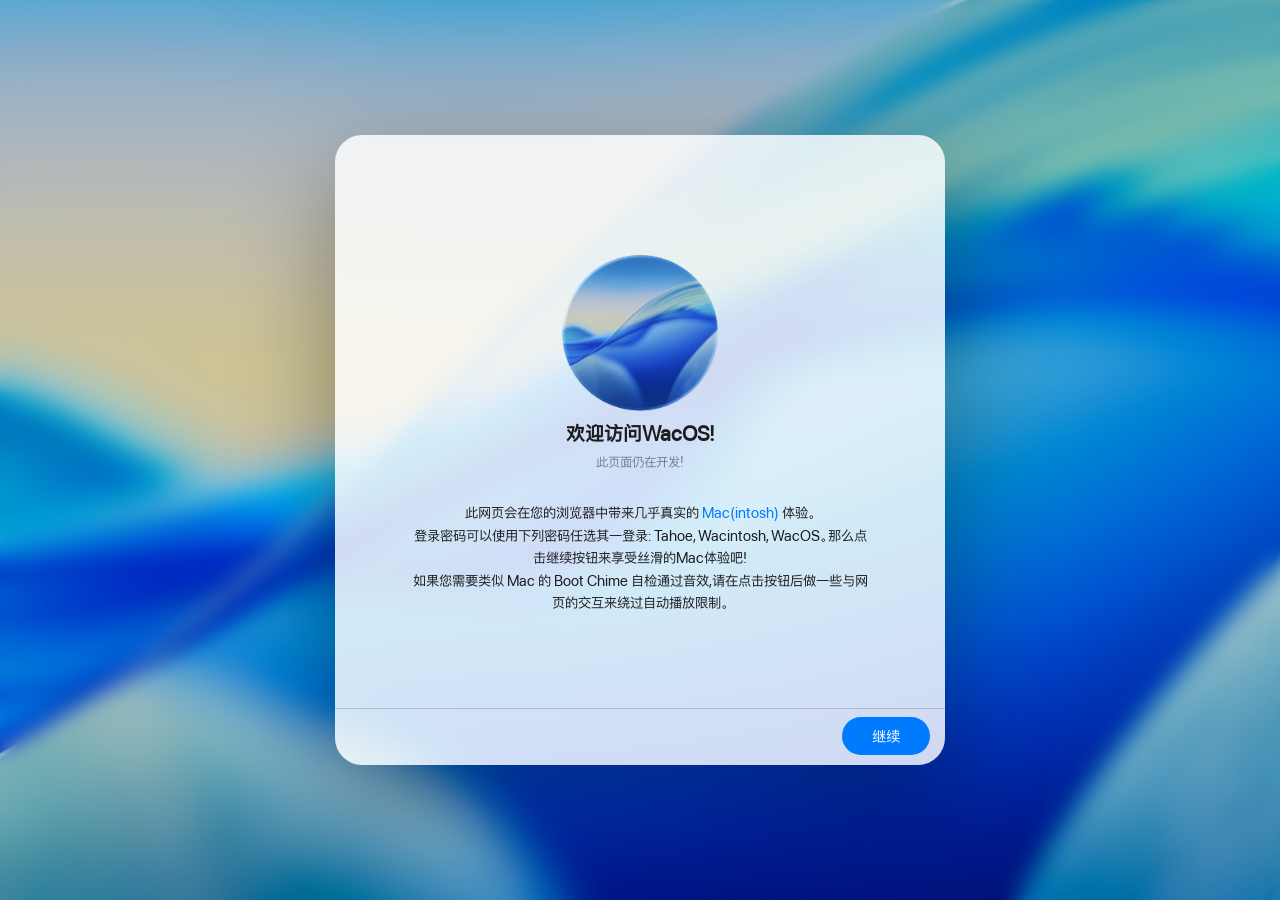
<file: index.html>
<!DOCTYPE html>
<html lang="zh-CN">
<head>
    <meta charset="UTF-8">
    <meta name="viewport" content="width=device-width, initial-scale=1.0">
    <title>欢迎访问 WacOS 26 | Welcome to WacOS 26</title>
    <link rel="stylesheet" href="./assets/style/font.css">
    <link rel="stylesheet" href="./assets/style/oobe.css">
    <!--<link rel="stylesheet" href="./assets/style/cursor.css">-->
</head>
<body>
<div container>
    <div main>
        <img src="./assets/images/Tahoe.png" alt="WacOS Logo" />
        <p title>欢迎访问WacOS!</p>
        <p subtitle>此页面仍在开发!</p>
        <p description>
此网页会在您的浏览器中带来几乎真实的 <a link href="https://apple.com.cn/mac">Mac(intosh)</a> 体验。<br>
登录密码可以使用下列密码任选其一登录: Tahoe, Wacintosh, WacOS。那么点击继续按钮来享受丝滑的Mac体验吧!<br>
如果您需要类似 Mac 的 Boot Chime 自检通过音效,请在点击按钮后做一些与网页的交互来绕过自动播放限制。
        </p>
        <div bottom-content>
            <hr>
            <div inner-content>
                <widget-button onclick="getStarted()">继续</widget-button>
            </div>
        </div>
    </div>
</div>
<script>
function getStarted() {
    setTimeout(function () {
        window.location = 'firmware/index.html';
    }, 50);
}
window.onload = () => {
    document.getElementById('cursor').src = "assets/images/Cursor.svg";
};
</script>
<!--<script src="src/js/cursor.js"></script>-->
</body>
</html>
</file>
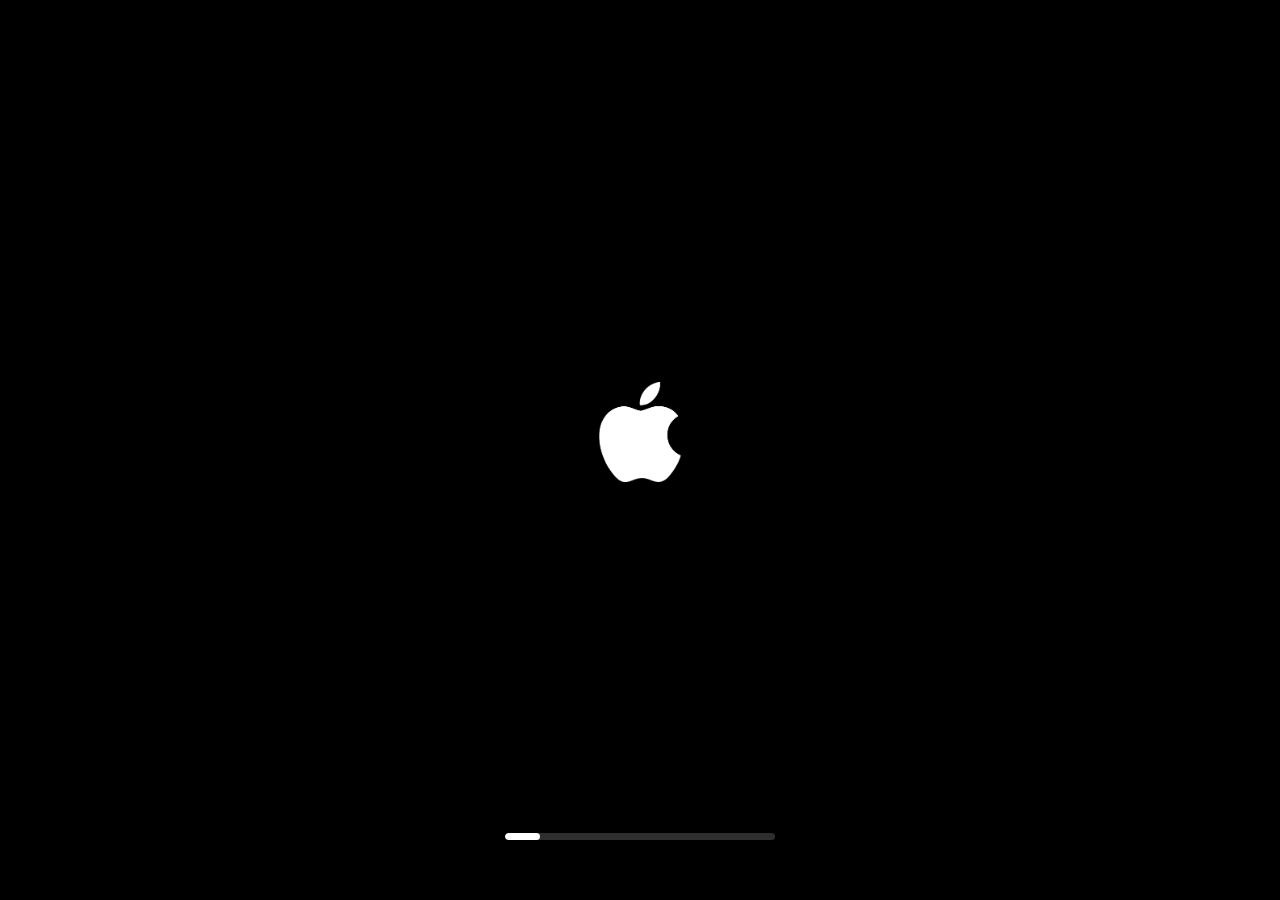
<file: boot/index.html>
<!--
Booting page for WacOS 26
Urls can be like following:
/boot?boot=recovery
/boot?boot=problem
/boot?theme=gray
/boot?theme=black
/boot
-->
<!DOCTYPE html>
<html lang="zh-CN">
<head>
    <meta charset="UTF-8">
    <meta name="viewport" content="width=device-width, initial-scale=1.0">
    <title>WacOS 26</title>
    <link rel="stylesheet" href="../assets/style/boot.css" />
    <link rel="stylesheet" href="../assets/style/font.css" />
</head>
<body>
    <img logo src="../assets/images/logo.png" alt="WacOS Logo" />
    <div frame>
        <div processframe>
            <div process></div>
        </div>
    </div>
<script>
document.addEventListener('DOMContentLoaded',()=>{
    const urlParams = new URLSearchParams(window.location.search);
    //const theme = urlParams.get('theme');
    const bootMode = urlParams.get('boot');
    const logoEl = document.querySelector('[logo]');
    const processEl = document.querySelector('[process]');
    /*if(theme === "black"){
        document.body.classList.add("theme-black");
        logoEl.src="../assets/images/logo.png";
    }else if(theme === "gray"){
        document.body.classList.add("theme-gray");
        logoEl.src="../assets/images/logo-grey.png";
    }else{
        document.body.classList.add("theme-gray");
        logoEl.src="../assets/images/logo-grey.png";
    }*/
    let p = 0;
    let paused = false;
    const timer = setInterval(()=>{
        // 在40%位置暂停10秒
        if(p >= 40 && !paused){
            paused = true;
            clearInterval(timer);
            setTimeout(()=>{
                //10秒后恢复进度
                const resumeTimer = setInterval(()=>{
                    p += Math.random() * 0.85;
                    if(p >= 100){
                        p = 100;
                        clearInterval(resumeTimer);
                        setTimeout(()=>{
                            window.location = "../logon/index.html";
                        },700);
                    }
                    processEl.style.width = p + "%";
                },45);
            },10000);
            return;
        }

        p += Math.random() * 0.85;
        if(p >= 100){
            p = 100;
            clearInterval(timer);
            setTimeout(()=>{
                window.location = "../logon/index.html";
            },700);
        }
        processEl.style.width = p + "%";
    },45);

    if(bootMode === "recovery"){
        console.log("进入恢复模式");
    }else if(bootMode === "problem"){
        console.log("启动故障页面");
    }
})
</script>
</body>
</html>
</file>
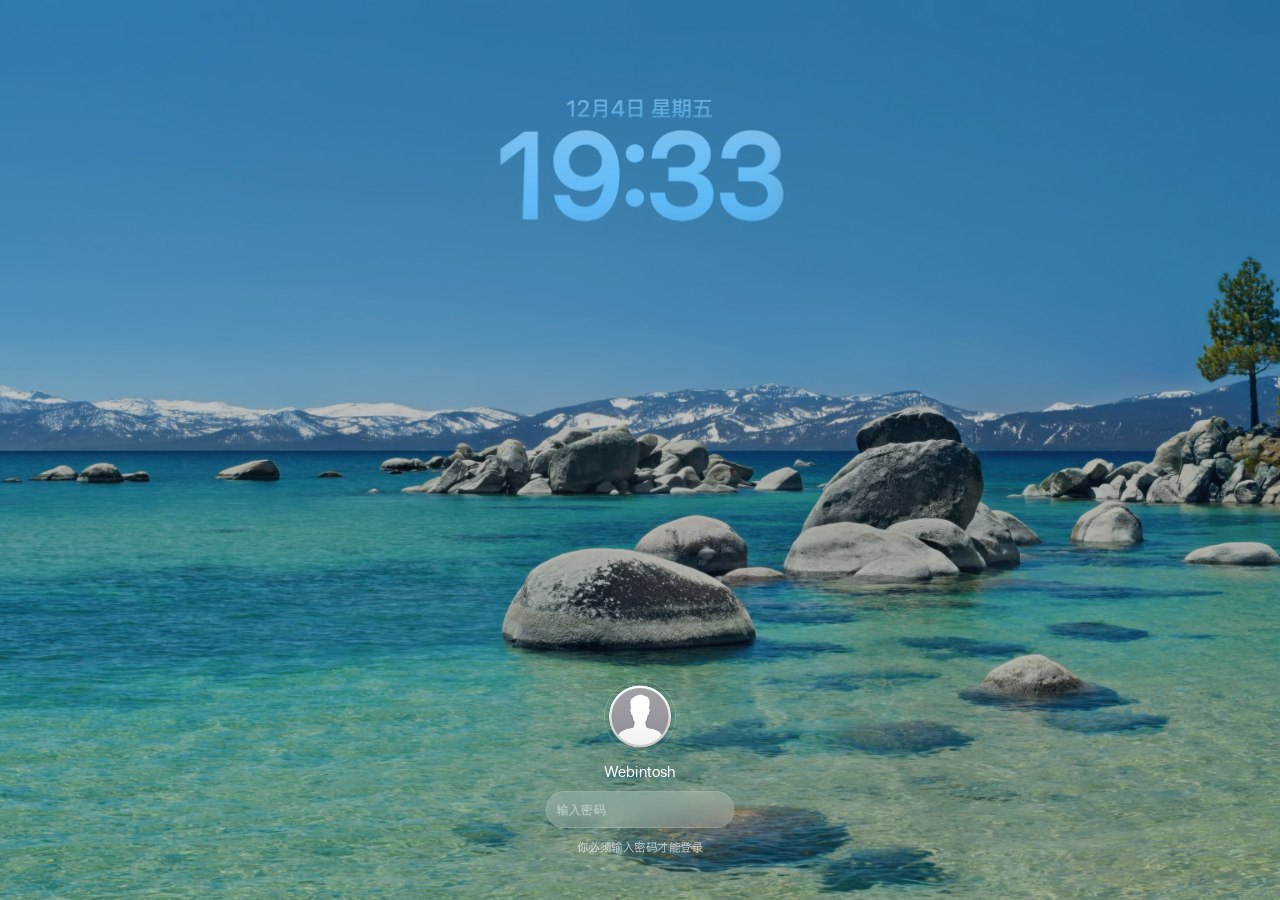
<file: logon/index.html>
<!DOCTYPE html>
<html lang="zh-CN">
<head>
<meta charset="UTF-8">
<meta name="viewport" content="width=device-width, initial-scale=1.0">
<link rel="stylesheet" href="../assets/style/font.css">
<title>macOS Tahoe Login</title>
<style>
*{ margin:0; padding:0; box-sizing:border-box; }

body{
    width:100vw; height:100vh; overflow:hidden;
    background:url("../assets/images/Tahoe-Day.jpg") center/cover no-repeat;
    position:relative; color:#fff;
}
.overlay{ position:absolute; inset:0; background:rgba(0,0,0,0.12); }

.scale-wrapper{
    position:absolute; inset:0;
    transform: scale(0.82);
    transform-origin: center center;
}

.time-container{
    position:absolute; top:2vh; left:50%; transform:translateX(-50%);
    display: flex;
    flex-direction: column;
    align-items: center;
    gap: 4px;
    text-align: center;
}

/* =========================================================
   日期 + 时钟：文字内部毛玻璃
   ========================================================= */
.date-text,
.time-text{
    position: relative;
    display: inline-block;
    -webkit-user-select: none;
    -moz-user-select: none;
    -ms-user-select: none;
    user-select: none;
}

.date-text .text,
.time-text .text{
    color: transparent;
    -webkit-user-select: none;
    user-select: none;
}

.date-text .glass,
.time-text .glass{
    position: absolute;
    inset: 0;
    pointer-events: none;
    background: linear-gradient(180deg,
        rgba(255,255,255,0.42) 0%,
        rgba(255,255,255,0.22) 100%);
    -webkit-backdrop-filter: blur(20px) saturate(1.5) brightness(1.20);
    backdrop-filter: blur(18px) saturate(1.5) brightness(1.20);
    -webkit-mask-repeat: no-repeat; mask-repeat: no-repeat;
    -webkit-mask-size: 100% 100%; mask-size: 100% 100%;
    -webkit-mask-position: 0 0;   mask-position: 0 0;
}

.date-text{
    font-size: 1.8rem;
    font-weight: 400;
    line-height: 1.1;
}

.time-text{
    font-size: 9rem;
    font-weight: 700;
    line-height: 0.9;
}

/* 隐藏的内联 SVG：只用来提供文字形状遮罩 */
.svg-masks{
    position: absolute;
    width: 0;
    height: 0;
    overflow: visible;      /* 不再用 1px + overflow:hidden 裁切遮罩内容 */
    pointer-events: none;
}

/* =========================================================
   下面完全保持原样
   ========================================================= */
.login-panel{
    position:absolute; bottom:-5vh; left:50%; transform:translateX(-50%);
    display:flex; flex-direction:column; align-items:center; gap:12px;
}
.avatar{
    width:88px; height:88px; border-radius:50%;
    background:url("../assets/images/UsersIcon.png") center/cover no-repeat;
    border:1px solid rgba(255,255,255,0.22);
}
.username{ font-size:1.2rem; font-weight:400; }
.pwd-input{
    width:230px; height:45px;
    background:rgba(255,255,255,0.20);
    -webkit-backdrop-filter: blur(15px); backdrop-filter: blur(13px);
    border:1px solid rgba(255,255,255,0.2);
    border-radius:900px; color:#fff; padding:0 12px;
    font-size:0.95rem; outline:none;
}
.pwd-input::placeholder{ color:rgba(255,255,255,0.62); }
.tip-text{ font-size:1rem; color:rgba(255,255,255,0.7); }

@keyframes shake {
    0%,100% { transform: translateX(0); }
    10% { transform: translateX(-16px); }
    20% { transform: translateX(16px); }
    30% { transform: translateX(-10px); }
    40% { transform: translateX(10px); }
    50% { transform: translateX(-6px); }
    60% { transform: translateX(6px); }
    70% { transform: translateX(-3px); }
    80% { transform: translateX(3px); }
    90% { transform: translateX(-1px); }
}
.shake{ animation: shake 0.5s ease; }
</style>
</head>
<body>
<div class="overlay"></div>

<!-- 内联 SVG 遮罩：和页面共享字体，所以会用上 font.css 的字体 -->
<svg class="svg-masks" aria-hidden="true" focusable="false">
  <defs>
    <mask id="date-mask" maskUnits="userSpaceOnUse" maskContentUnits="userSpaceOnUse"
          style="mask-type:luminance">
      <text id="date-mask-text" text-anchor="middle"
            dominant-baseline="central" fill="#fff"></text>
    </mask>
    <mask id="time-mask" maskUnits="userSpaceOnUse" maskContentUnits="userSpaceOnUse"
          style="mask-type:luminance">
      <text id="time-mask-text" text-anchor="middle"
            dominant-baseline="central" fill="#fff"></text>
    </mask>
  </defs>
</svg>

<div class="scale-wrapper">
    <div class="time-container">
        <div class="date-text" id="date-wrap">
            <span class="text" id="date"></span>
            <span class="glass" id="date-glass"></span>
        </div>
        <div class="time-text" id="time-wrap">
            <span class="text" id="time"></span>
            <span class="glass" id="time-glass"></span>
        </div>
    </div>
    <div class="login-panel">
        <div class="avatar"></div>
        <div class="username">Webintosh</div>
        <input class="pwd-input" placeholder="输入密码" type="password">
        <div class="tip-text">你必须输入密码才能登录</div>
    </div>
</div>

<script>
const dateEl   = document.getElementById('date');
const timeEl   = document.getElementById('time');
const dateWrap = document.getElementById('date-wrap');
const timeWrap = document.getElementById('time-wrap');
const dateGlass = document.getElementById('date-glass');
const timeGlass = document.getElementById('time-glass');
const dateMask     = document.getElementById('date-mask');
const timeMask     = document.getElementById('time-mask');
const dateMaskText = document.getElementById('date-mask-text');
const timeMaskText = document.getElementById('time-mask-text');
const pwdInput = document.querySelector('.pwd-input');

// 允许的密码列表
const validPasswords = ["Tahoe","WacOS","Wacintosh"];

/* =========================================================
   把文字形状写进内联 SVG 遮罩（边缘锐化版）
   ========================================================= */
function applyGlassMask(wrapEl, glassEl, maskEl, maskTextEl){
    const text = wrapEl.querySelector('.text').textContent;
    if(!text) return;

    // 取整，避免亚像素尺寸导致遮罩被重采样而发虚
    const w = Math.round(wrapEl.offsetWidth);
    const h = Math.round(wrapEl.offsetHeight);
    if(!w || !h) return;

    const cs = getComputedStyle(wrapEl);

    // 遮罩区域与玻璃层 1:1 对齐，不做任何额外缩放
    maskEl.setAttribute('maskUnits', 'userSpaceOnUse');
    maskEl.setAttribute('maskContentUnits', 'userSpaceOnUse');
    maskEl.setAttribute('x', 0);
    maskEl.setAttribute('y', 0);
    maskEl.setAttribute('width', w);
    maskEl.setAttribute('height', h);

    // 遮罩里的文字：位置、字体全部从真实元素上取
    maskTextEl.setAttribute('x', w / 2);
    maskTextEl.setAttribute('y', h / 2);
    maskTextEl.setAttribute('text-anchor', 'middle');
    maskTextEl.setAttribute('dominant-baseline', 'central');
    maskTextEl.setAttribute('font-size', cs.fontSize);
    maskTextEl.setAttribute('font-family', cs.fontFamily);
    maskTextEl.setAttribute('font-weight', cs.fontWeight);
    maskTextEl.setAttribute('font-style', cs.fontStyle);
    maskTextEl.setAttribute('letter-spacing', cs.letterSpacing);

    // —— 锐化关键 1：几何精度渲染，关掉字体的 hinting 抖动
    maskTextEl.setAttribute('text-rendering', 'geometricPrecision');

    // —— 锐化关键 2：同色细描边，把抗锯齿产生的半透明边缘补齐
    //    这样遮罩 alpha 从「0 → 0.5 → 1」的过渡被压成近乎「0 → 1」，
    //    玻璃层边缘就不会再雾蒙蒙的一圈。
    maskTextEl.setAttribute('fill', '#fff');
    maskTextEl.setAttribute('stroke', '#fff');
    maskTextEl.setAttribute('stroke-width', '0.3');
    maskTextEl.setAttribute('stroke-linejoin', 'round');
    maskTextEl.setAttribute('stroke-linecap', 'round');
    maskTextEl.setAttribute('paint-order', 'stroke fill');

    maskTextEl.textContent = text;

    // 把遮罩挂到玻璃层上
    const url = 'url(#' + maskEl.id + ')';
    glassEl.style.webkitMaskImage = url;
    glassEl.style.maskImage       = url;
}

/* =========================================================
   时钟
   ========================================================= */
function updateClock(){
    const now = new Date();
    const weekArr = ["星期日","星期一","星期二","星期三","星期四","星期五","星期六"];
    const month = now.getMonth() + 1;
    const day   = now.getDate();
    const week  = weekArr[now.getDay()];
    const dateStr = `${month}月${day}日 ${week}`;
    const h = String(now.getHours()).padStart(2,'0');
    const m = String(now.getMinutes()).padStart(2,'0');
    const timeStr = `${h}:${m}`;

    dateEl.textContent = dateStr;
    timeEl.textContent = timeStr;

    requestAnimationFrame(() => {
        applyGlassMask(dateWrap, dateGlass, dateMask, dateMaskText);
        applyGlassMask(timeWrap, timeGlass, timeMask, timeMaskText);
    });
}

updateClock();
setInterval(updateClock, 1000);

// 字体加载完成后重新生成一次遮罩（自定义字体宽度会变）
if (document.fonts && document.fonts.ready) {
    document.fonts.ready.then(updateClock);
}
window.addEventListener('resize', () => requestAnimationFrame(updateClock));

/* =========================================================
   密码校验（保持原样）
   ========================================================= */
pwdInput.addEventListener('keydown', function(e){
    if(e.key === 'Enter'){
        const inputVal = pwdInput.value.trim();
        if(validPasswords.includes(inputVal)){
            window.location.href = "../desktop/index.html";
        }else{
            pwdInput.classList.add('shake');
            pwdInput.select();
            setTimeout(()=>{ pwdInput.classList.remove('shake'); }, 500);
        }
    }
});
</script>
</body>
</html>
</file>
<file: assets/style/font.css>
@font-face {
    src: url(../fonts/sf-pro-display_regular.woff2);
    font-family: 'SFPro-Regular';
}

@font-face {
    src: url(../fonts/PingFangSC-Regular.woff2);
    font-family: 'PingFang-Regular';
}

@font-face {
    src: url(../fonts/sf-pro-display_semibold.woff2);
    font-family: 'SFPro-Bold';
}

@font-face {
    src: url(..//fonts/PingFangSC-Semibold.woff2);
    font-family: 'PingFang-Bold';
}

@font-face {
    src: url(../fonts/PingFangSC-Light.woff2);
    font-family: 'PingFang-Light';
}

body {
    font-family: 'SFPro-Regular', 'PingFang-Regular';
}
</file>
<file: assets/style/oobe.css>
* {
    cursor: default;
    user-select: none;
    -webkit-user-select: none;
}
body {
    height: 100vh;
    overflow: hidden;
    padding: 0;
    margin: 0;

    background: url(../images/background.jpg);
    background-repeat: no-repeat;
    background-position: center;
    background-size: cover;

    display: flex;
    flex-direction: column;
    align-items: center;
    justify-content: center;
}

div[container] {
    width: 100%;
    height: 100%;
    display: flex;
    flex-direction: column;
    align-items: center;
    justify-content: center;
    backdrop-filter: blur(10px);
    -webkit-backdrop-filter: blur(10px);
}
div[main] {
    position: relative;
    min-width: 610px;
    min-height: 500px;
    width: 47.5%;
    height: 70%;
    background: rgba(255,255,255,0.82);
    backdrop-filter: blur(18px);
    -webkit-backdrop-filter: blur(18px);
    border-radius: 27px;
    box-shadow: 0 36px 100px rgba(0,0,0,0.35);
    display: flex;
    flex-direction: column;
    align-items: center;
    justify-content: center;
}
img {
    width: 156px;
    height: 156px;
}
p {
    margin: 0;
    color:#1d1d1f;
}
p[title] {
    font-size: 21px;
    font-weight: 700;
    margin-top: 8px;
}
p[subtitle] {
    margin-top:4px;
    opacity: 0.5;
    font-size: 14px;    
    font-weight: 400;
}
p[description] {
    width: 75%;
    margin-top: 30px;
    font-size: 15px;
    text-align: center;
    margin-bottom: 30px;
    font-weight: 400;
    line-height:1.5;
}
hr {
    border: none;
    width: 100%;
    height: 1px;
    background: #a8a8a8ac;
}
a[link] {
    text-decoration: none;
    cursor: pointer;
    color:#007aff;
}
a[link]:hover{
    text-decoration:underline;
}
div[bottom-content] {
    height: auto;
    width: 100%;
    position: absolute;
    right: 0;
    bottom: 0;
}
div[inner-content] {
    display: flex;
    flex-direction: row-reverse;
}
widget-button {
    margin-top: 0;
    margin-right: 15px;
    margin-bottom: 10px;
}
/* 自定义按钮样式，复刻mac按钮 */
widget-button {
    padding: 8px 30px;
    background:#007aff;
    color:white;
    border-radius:999px;
    border:none;
    font-size:16px;
    cursor:pointer;
}
widget-button:hover {
    background:#0062cc;
}
widget-button:active {
    transform:scale(0.96);
}
</file>
<file: assets/style/cursor.css>
*  {
    cursor: none !important;;
}
</file>
<file: assets/style/boot.css>
*{
    margin:0;
    padding:0;
    box-sizing:border-box;
    cursor:none;
}
body{
    width:100vw;
    height:100vh;
    overflow:hidden;
    display:flex;
    flex-direction:column;
    align-items:center;
    justify-content:center;
    transition: background 0.6s ease;
    background:#000;
}
/*body.theme-black{
    background:#000;
}
body.theme-gray{
    background:#9b9ba0;
}*/

[logo]{
    width:100px;
    height:100px;
    margin-bottom:36px;
}
[frame]{
    display:block;
}
/*[processframe]{
    display:block;
    width:270px;
    height:7px;
    background:rgba(255,255,255,0.2);
    border-radius:999px;
    overflow:hidden;
}
[process]{
    display:block;
    height:100%;
    width:0%;
    background:#ffffff;
    border-radius:inherit;
}
*/
[processframe] {
    position: absolute;
    bottom: 60px;
    left: 50%;
    transform: translateX(-50%);
    width: 270px;
    height: 7px;
    background: rgba(255, 255, 255, 0.18);
    border-radius: 999px;
    overflow: hidden;
}

[process] {
    display: block;
    height: 100%;
    width: 0%;
    background: #ffffff;
    border-radius: inherit;
}
</file>
